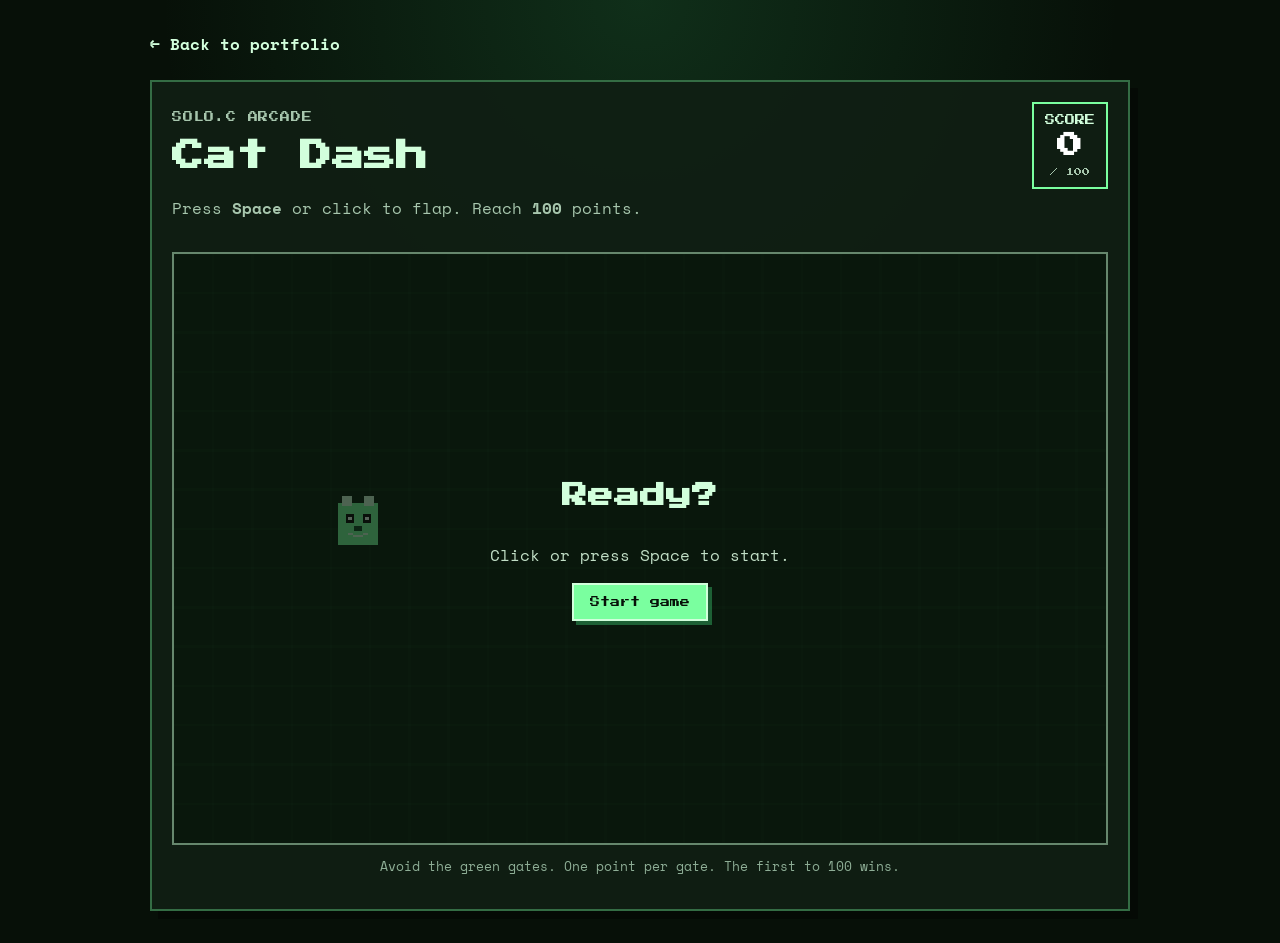
<file: game.html>
<!DOCTYPE html>
<html lang="en">
<head>
  <meta charset="UTF-8">
  <meta name="viewport" content="width=device-width, initial-scale=1.0, maximum-scale=1.0, user-scalable=no, viewport-fit=cover">
  <link rel="icon" href="assets/img/favicon.svg" type="image/svg+xml">
  <link rel="stylesheet" href="assets/css/game.css">
  <title>Cat Dash | solo.c</title>
</head>
<body>
  <main class="game-shell">
    <a class="back-link" href="index.html">← Back to portfolio</a>
    <section class="game-card">
      <div class="game-heading">
        <div>
          <p class="eyebrow">SOLO.C ARCADE</p>
          <h1>Cat Dash</h1>
          <p>Press <strong>Space</strong> or click to flap. Reach <strong>100</strong> points.</p>
        </div>
        <div class="score-box">SCORE <strong id="score">0</strong><span>/ 100</span></div>
      </div>
      <div class="game-stage">
        <canvas id="game-canvas" width="760" height="480" aria-label="Cat Dash game"></canvas>
        <div class="game-overlay" id="game-overlay">
          <h2 id="overlay-title">Ready?</h2>
          <p id="overlay-message">Click or press Space to start.</p>
          <button id="game-action" type="button">Start game</button>
        </div>
      </div>
      <p class="game-hint">Avoid the green gates. One point per gate. The first to 100 wins.</p>
    </section>
  </main>
  <script src="assets/js/game.js"></script>
</body>
</html>
</file>
<file: assets/css/game.css>
@import url("https://fonts.googleapis.com/css2?family=Press+Start+2P&family=Space+Mono:wght@400;700&display=swap");

:root{color-scheme:dark;--green:#7aff9f;--light:#d2ffdc;--dark:#071008;--panel:rgba(16,31,19,.9)}
*{box-sizing:border-box}
body{margin:0;min-height:100vh;background:radial-gradient(circle at 50% 0%,rgba(47,157,88,.22),transparent 42%),#071008;color:var(--light);font-family:"Space Mono",monospace}
.game-shell{width:min(100% - 2rem,980px);margin:auto;padding:2rem 0}
.back-link{color:var(--light);text-decoration:none;font-weight:700}
.game-card{margin-top:1.5rem;padding:1.25rem;border:2px solid rgba(122,255,160,.35);background:var(--panel);box-shadow:8px 8px 0 rgba(0,0,0,.35)}
.game-heading{display:flex;justify-content:space-between;align-items:flex-start;gap:1rem;margin-bottom:1rem}
.eyebrow{color:var(--green);font:10px "Press Start 2P",monospace;letter-spacing:.08em}
h1,h2{font-family:"Press Start 2P",monospace;line-height:1.5}
h1{font-size:clamp(1.3rem,4vw,2rem);margin:.6rem 0}
.game-heading p{color:#a7c6ad}
.score-box{border:2px solid var(--green);padding:.7rem;text-align:center;font:10px "Press Start 2P",monospace;white-space:nowrap}
.score-box strong{display:block;color:#fff;font-size:1.6rem;margin:.45rem 0}
.score-box span{font-size:8px;color:#a7c6ad}
.game-stage{position:relative;overflow:hidden;border:2px solid rgba(210,255,220,.45);background:#0d2413}
#game-canvas{display:block;width:100%;height:auto;image-rendering:pixelated}
.game-overlay{position:absolute;inset:0;display:grid;place-content:center;justify-items:center;text-align:center;background:rgba(7,16,8,.65);padding:1rem}
.game-overlay.hidden{display:none}
.game-overlay h2{font-size:clamp(1rem,3vw,1.6rem);margin:0 0 .75rem}
.game-overlay p{max-width:420px;color:#c1dec6}
button{border:2px solid var(--light);background:var(--green);color:#071008;padding:.75rem 1rem;font:10px "Press Start 2P",monospace;cursor:pointer;box-shadow:4px 4px 0 rgba(47,157,88,.55)}
button:hover{transform:translate(-1px,-1px)}
.game-hint{color:#8eae96;font-size:.8rem;text-align:center}
@media(max-width:600px){.game-heading{flex-direction:column}.score-box{align-self:flex-start}}
</file>
